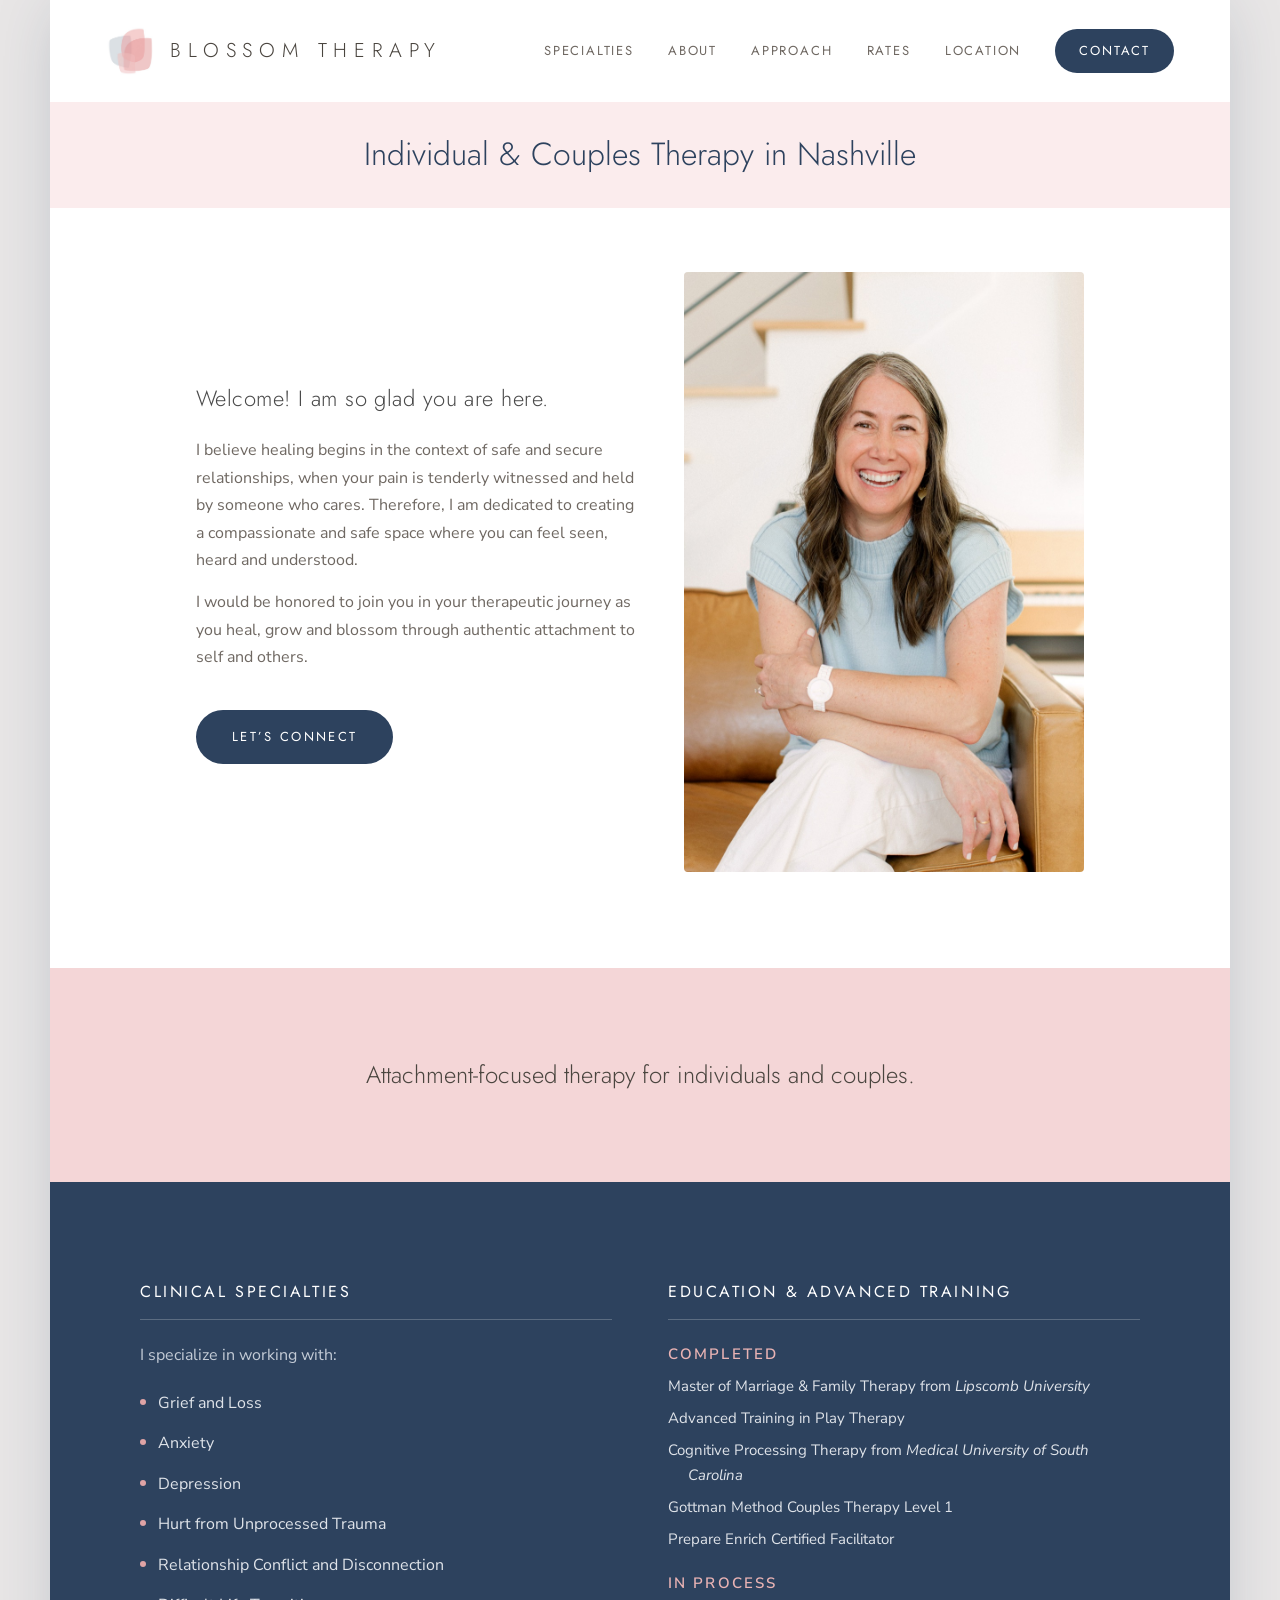
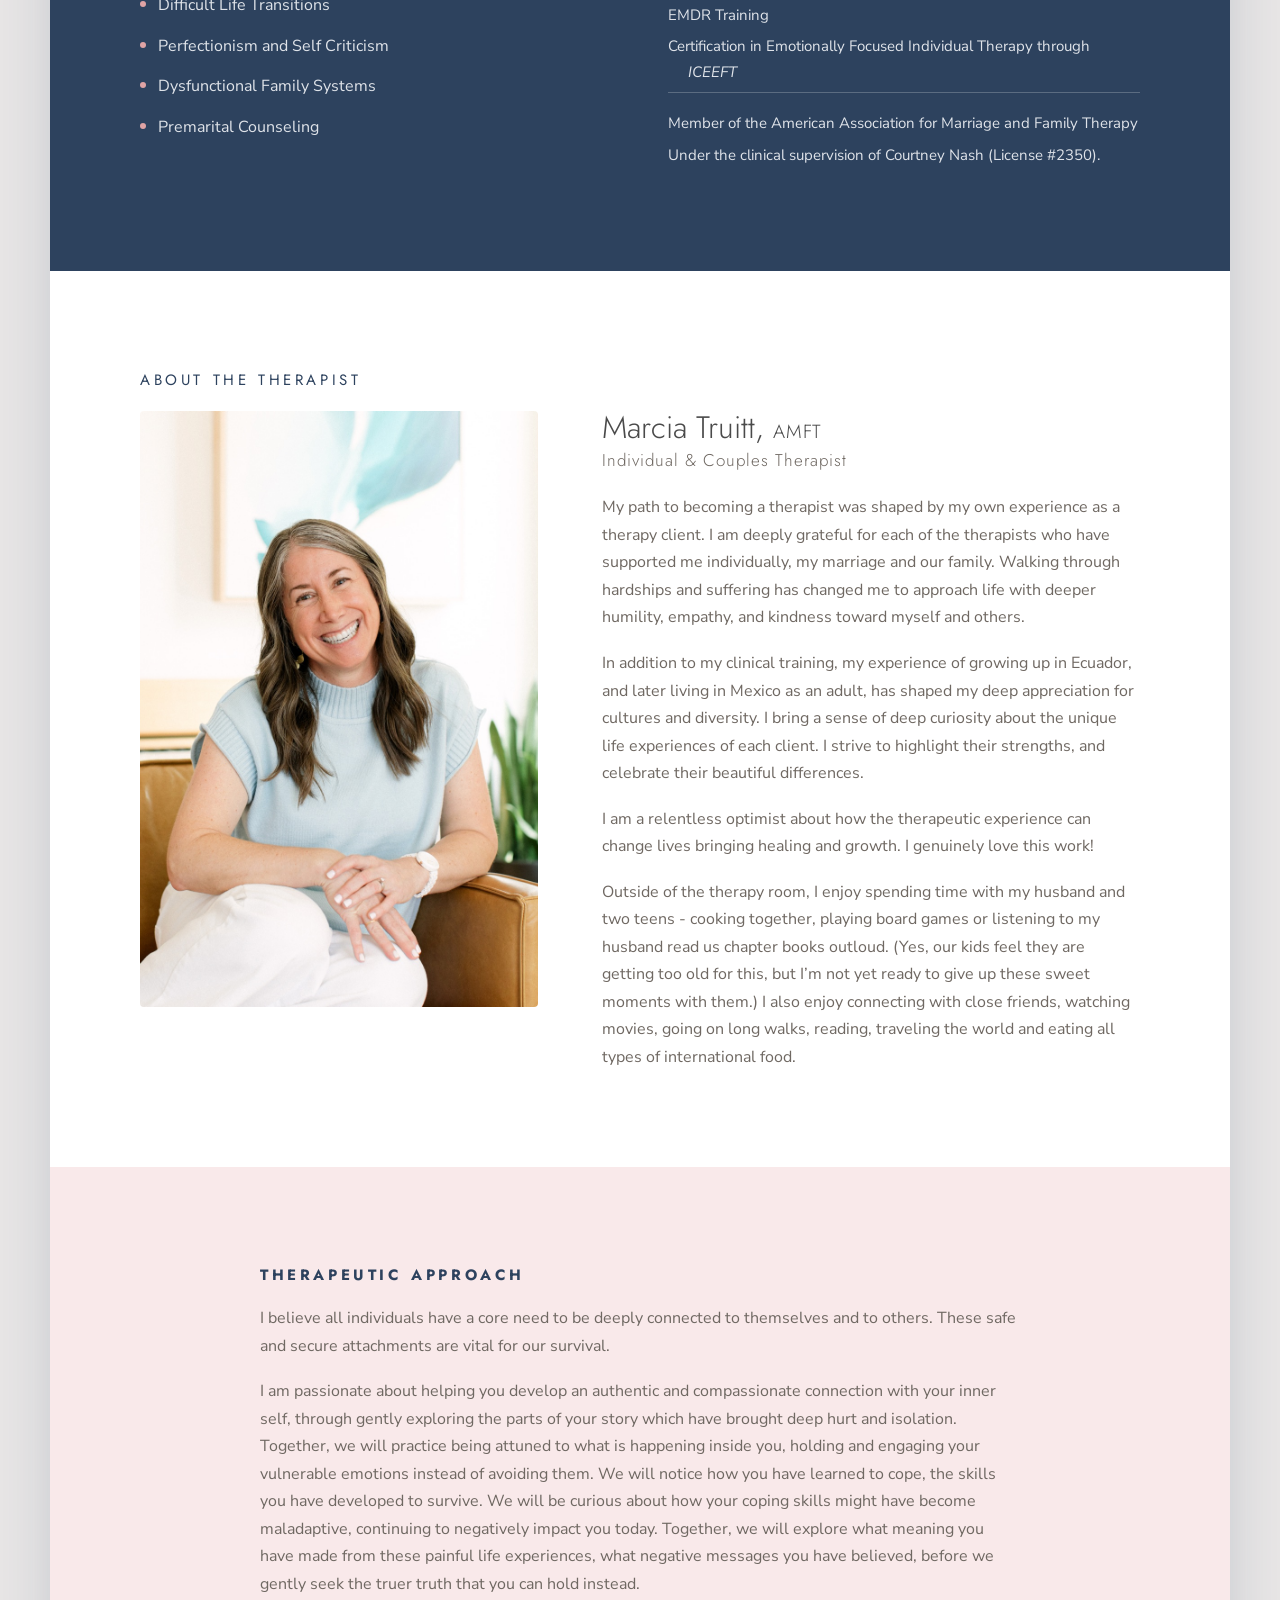
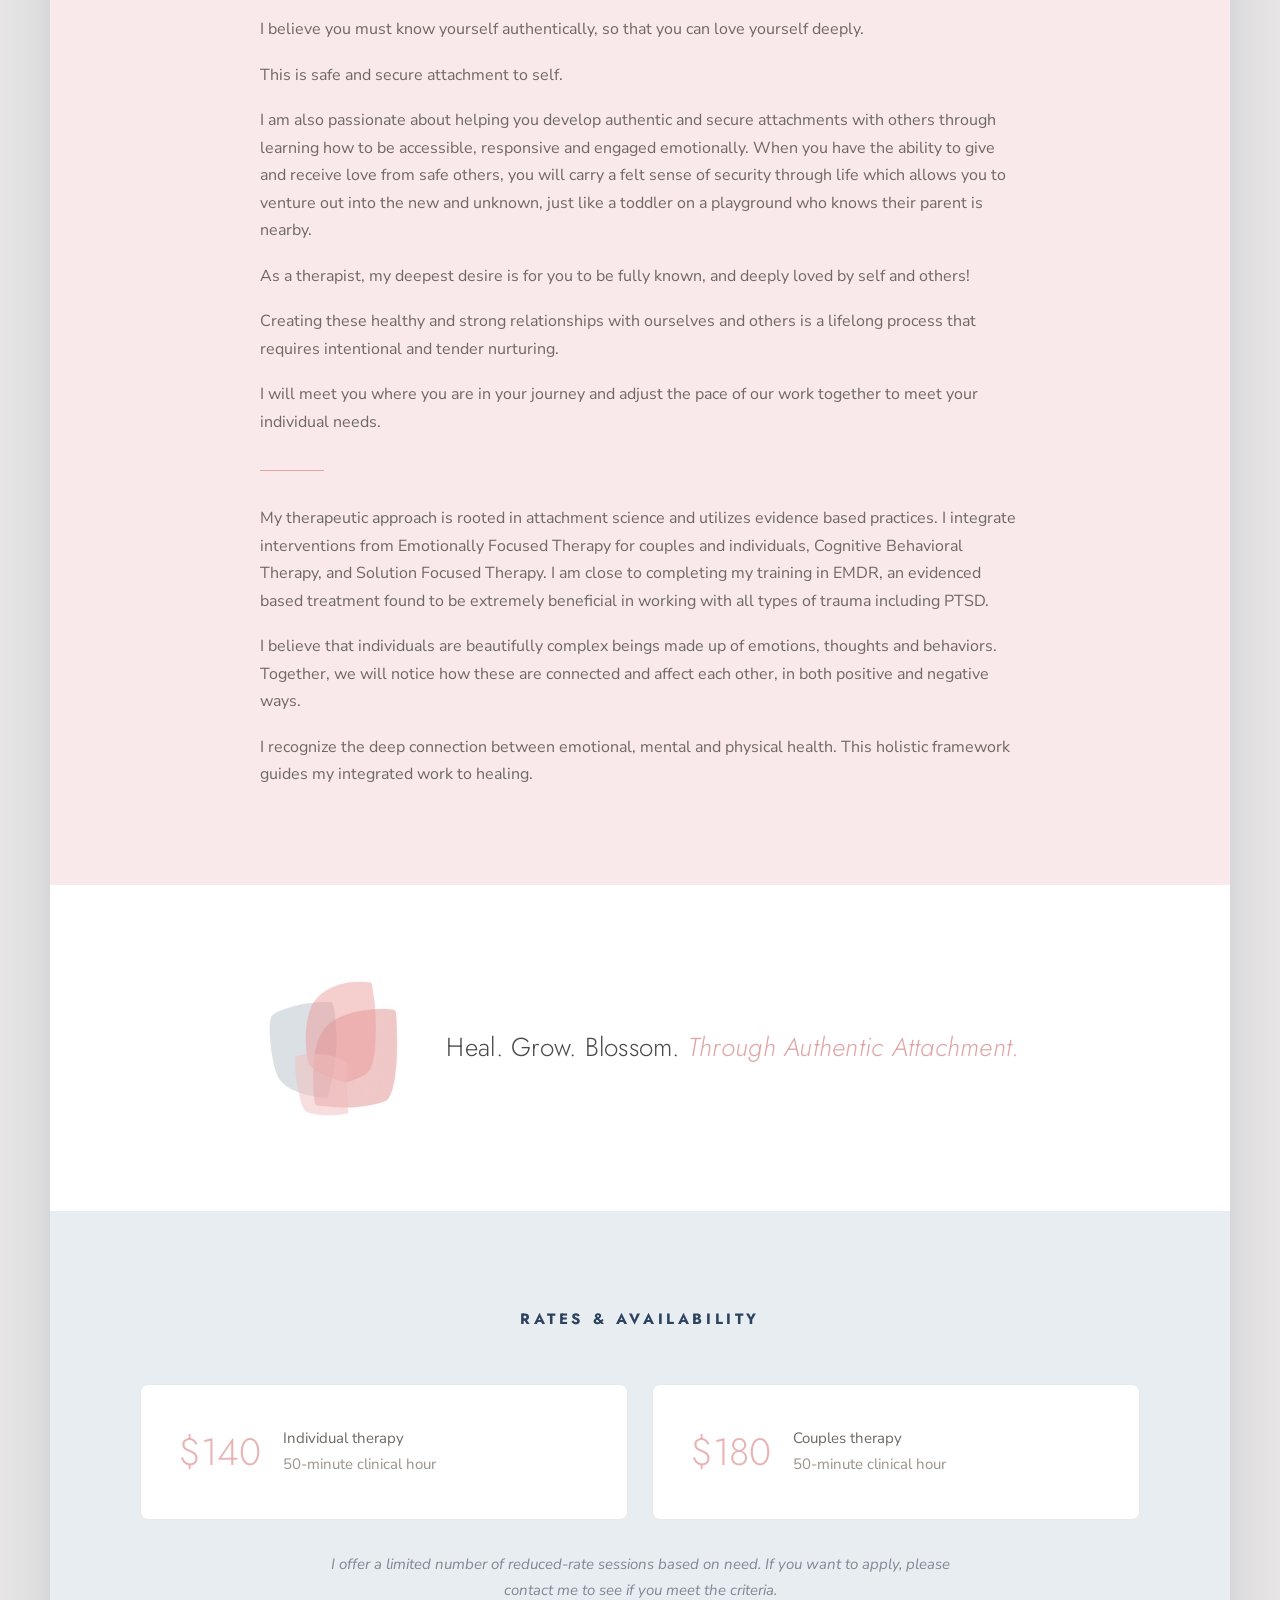
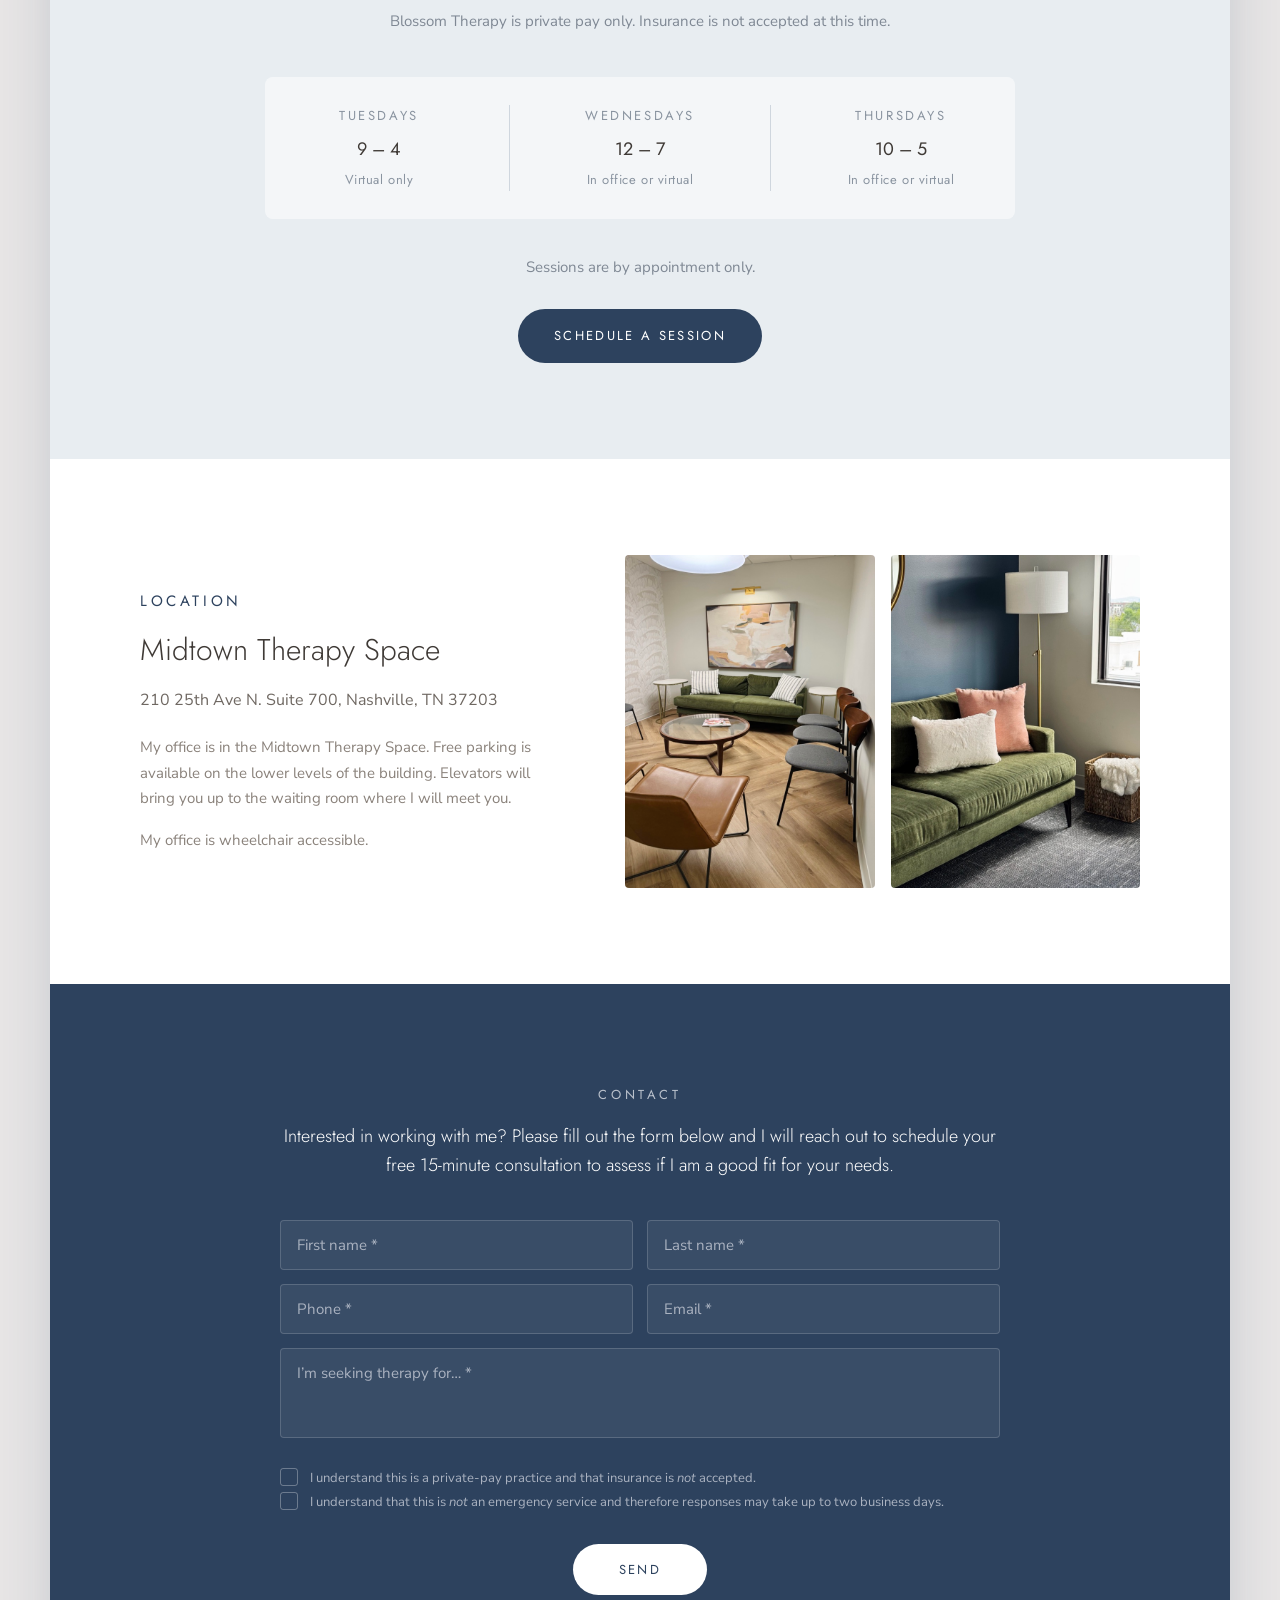
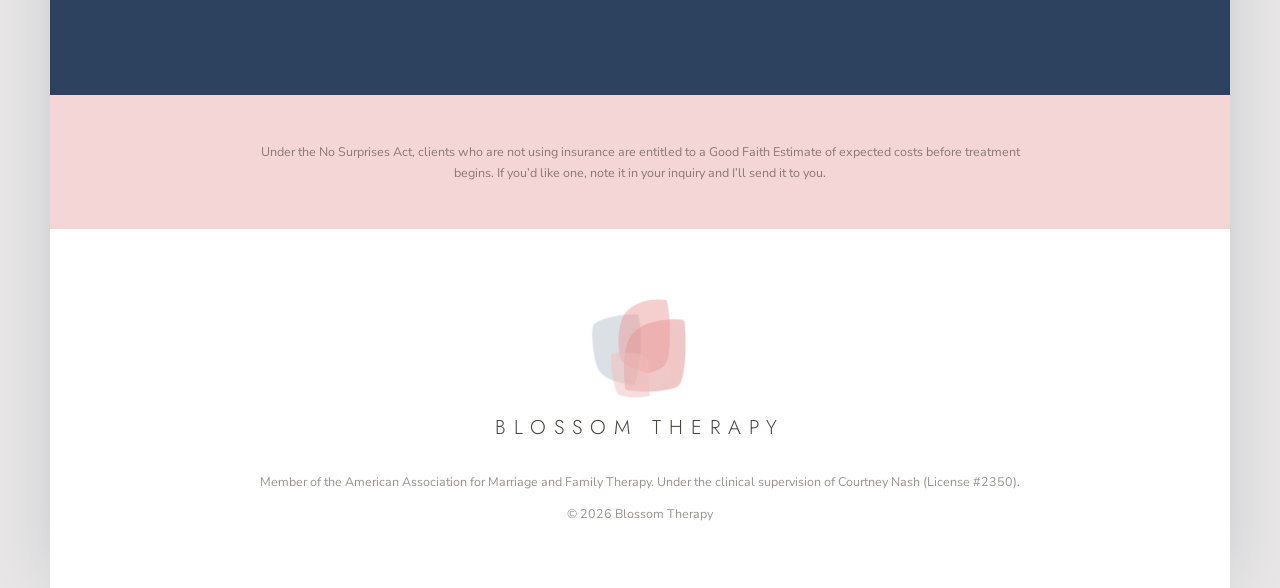
<file: index.html>
<!DOCTYPE html>
<html lang="en">
<head>
  <meta charset="UTF-8">
  <meta name="viewport" content="width=device-width, initial-scale=1.0">
  <title>Blossom Therapy | Individual &amp; Couples Therapy in Nashville</title>
  <meta name="description" content="Attachment-focused individual and couples therapy in Nashville with Marcia Truitt, AMFT. Heal, grow, and blossom through authentic attachment to self and others.">
  <link rel="canonical" href="https://healgrowblossomtherapy.com/">
  <meta property="og:type" content="website">
  <meta property="og:title" content="Blossom Therapy | Individual &amp; Couples Therapy in Nashville">
  <meta property="og:description" content="Attachment-focused individual and couples therapy in Nashville with Marcia Truitt, AMFT.">
  <meta property="og:url" content="https://healgrowblossomtherapy.com/">
  <meta property="og:site_name" content="Blossom Therapy">
  <meta property="og:image" content="https://healgrowblossomtherapy.com/images/og.jpg">
  <meta property="og:image:width" content="1200">
  <meta property="og:image:height" content="630">
  <meta property="og:image:alt" content="Blossom Therapy — Individual &amp; Couples Therapy in Nashville">
  <meta name="twitter:card" content="summary_large_image">
  <meta name="theme-color" content="#2d425e">
  <link rel="icon" href="images/favicon.png" type="image/png" sizes="192x192">
  <link rel="apple-touch-icon" href="images/apple-touch-icon.png">
  <link rel="preconnect" href="https://fonts.googleapis.com">
  <link rel="preconnect" href="https://fonts.gstatic.com" crossorigin>
  <link href="https://fonts.googleapis.com/css2?family=Jost:ital,wght@0,300;0,400;0,500;1,300;1,400&family=Nunito+Sans:ital,wght@0,300;0,400;0,600;0,700;1,400&display=swap" rel="stylesheet">
  <link rel="stylesheet" href="css/styles.css">
  <script type="application/ld+json">
  {
    "@context": "https://schema.org",
    "@type": ["LocalBusiness", "MedicalBusiness"],
    "name": "Blossom Therapy",
    "description": "Attachment-focused individual and couples therapy in Nashville with Marcia Truitt, AMFT.",
    "url": "https://healgrowblossomtherapy.com/",
    "image": "https://healgrowblossomtherapy.com/images/og.jpg",
    "logo": "https://healgrowblossomtherapy.com/images/logo.jpg",
    "priceRange": "$140-$180",
    "address": {
      "@type": "PostalAddress",
      "streetAddress": "210 25th Ave N. Suite 700",
      "addressLocality": "Nashville",
      "addressRegion": "TN",
      "postalCode": "37203",
      "addressCountry": "US"
    },
    "areaServed": {
      "@type": "City",
      "name": "Nashville"
    },
    "founder": {
      "@type": "Person",
      "name": "Marcia Truitt",
      "honorificSuffix": "AMFT",
      "jobTitle": "Individual & Couples Therapist"
    },
    "openingHoursSpecification": [
      { "@type": "OpeningHoursSpecification", "dayOfWeek": "Tuesday", "opens": "09:00", "closes": "16:00" },
      { "@type": "OpeningHoursSpecification", "dayOfWeek": "Wednesday", "opens": "12:00", "closes": "19:00" },
      { "@type": "OpeningHoursSpecification", "dayOfWeek": "Thursday", "opens": "10:00", "closes": "17:00" }
    ]
  }
  </script>
</head>
<body>
  <a class="skip-link" href="#main">Skip to content</a>

  <div class="page">

  <header class="site-header">
    <a class="brand" href="#top">
      <img src="images/logo.jpg" alt="" width="50" height="50">
      <span>BLOSSOM&nbsp;THERAPY</span>
    </a>
    <button class="nav-toggle" aria-expanded="false" aria-controls="site-nav">Menu</button>
    <nav class="site-nav" id="site-nav" aria-label="Site">
      <a href="#specialties">Specialties</a>
      <a href="#about">About</a>
      <a href="#approach">Approach</a>
      <a href="#rates">Rates</a>
      <a href="#location">Location</a>
      <a class="nav-cta" href="#contact">Contact</a>
    </nav>
  </header>

  <main id="main">

    <section class="headline-band" id="top">
      <h1>Individual &amp; Couples Therapy <span class="nb">in Nashville</span></h1>
    </section>

    <section class="hero">
      <div class="hero-layout">
        <div class="hero-copy">
          <p class="hero-lede">Welcome! I am so glad you are here.</p>
          <p>I believe healing begins in the context of safe and secure relationships, when your pain is tenderly witnessed and held by someone who cares. Therefore, I am dedicated to creating a compassionate and safe space where you can feel seen, heard and understood.</p>
          <p>I would be honored to join you in your therapeutic journey as you heal, grow and blossom through authentic attachment to self and others.</p>
          <a class="btn" href="#contact">Let&rsquo;s Connect</a>
        </div>
        <img class="hero-photo" src="images/hero-marcia.jpg" alt="Marcia Truitt" fetchpriority="high">
      </div>
    </section>

    <section class="philosophy" aria-label="Philosophy">
      <p>Attachment-focused therapy for individuals and couples.</p>
    </section>

    <section class="credentials" id="specialties">
      <div class="inner">
        <div class="cols">
          <div>
            <h2>Clinical Specialties</h2>
            <p class="lead">I specialize in working with:</p>
            <ul class="specialty-list">
              <li>Grief and Loss</li>
              <li>Anxiety</li>
              <li>Depression</li>
              <li>Hurt from Unprocessed Trauma</li>
              <li>Relationship Conflict and Disconnection</li>
              <li>Difficult Life Transitions</li>
              <li>Perfectionism and Self Criticism</li>
              <li>Dysfunctional Family Systems</li>
              <li>Premarital Counseling</li>
            </ul>
          </div>
          <div class="training">
            <h2>Education &amp; Advanced Training</h2>
            <p class="stage">Completed</p>
            <p>Master of Marriage &amp; Family Therapy from <em>Lipscomb University</em></p>
            <p>Advanced Training in Play Therapy</p>
            <p>Cognitive Processing Therapy from <em>Medical University of South Carolina</em></p>
            <p>Gottman Method Couples Therapy Level 1</p>
            <p>Prepare Enrich Certified Facilitator</p>
            <p class="stage in-process">In Process</p>
            <p>EMDR Training</p>
            <p>Certification in Emotionally Focused Individual Therapy through <em>ICEEFT</em></p>
            <p class="affiliation">Member of the American Association for Marriage and Family Therapy</p>
            <p class="supervision">Under the clinical supervision of Courtney Nash (License #2350).</p>
          </div>
        </div>
      </div>
    </section>

    <section class="about" id="about">
      <div class="inner">
        <div class="about-layout">
          <div class="about-media">
            <p class="eyebrow">About the therapist</p>
            <img src="images/marcia.jpg" alt="Marcia Truitt" loading="lazy">
          </div>
          <div class="about-body">
            <h2>Marcia Truitt, <span class="credential">AMFT</span></h2>
            <p class="role">Individual &amp; Couples Therapist</p>
            <p>My path to becoming a therapist was shaped by my own experience as a therapy client. I am deeply grateful for each of the therapists who have supported me individually, my marriage and our family. Walking through hardships and suffering has changed me to approach life with deeper humility, empathy, and kindness toward myself and others.</p>
            <p>In addition to my clinical training, my experience of growing up in Ecuador, and later living in Mexico as an adult, has shaped my deep appreciation for cultures and diversity. I bring a sense of deep curiosity about the unique life experiences of each client. I strive to highlight their strengths, and celebrate their beautiful differences.</p>
            <p>I am a relentless optimist about how the therapeutic experience can change lives bringing healing and growth. I genuinely love this work!</p>
            <p>Outside of the therapy room, I enjoy spending time with my husband and two teens - cooking together, playing board games or listening to my husband read us chapter books outloud. (Yes, our kids feel they are getting too old for this, but I&rsquo;m not yet ready to give up these sweet moments with them.) I also enjoy connecting with close friends, watching movies, going on long walks, reading, traveling the world and eating all types of international food.</p>
          </div>
        </div>
      </div>
    </section>

    <section class="approach" id="approach">
      <div class="inner">
        <div class="approach-copy">
          <h2 class="eyebrow">Therapeutic approach</h2>
          <p>I believe all individuals have a core need to be deeply connected to themselves and to others. These safe and secure attachments are vital for our survival.</p>
          <p>I am passionate about helping you develop an authentic and compassionate connection with your inner self, through gently exploring the parts of your story which have brought deep hurt and isolation. Together, we will practice being attuned to what is happening inside you, holding and engaging your vulnerable emotions instead of avoiding them. We will notice how you have learned to cope, the skills you have developed to survive. We will be curious about how your coping skills might have become maladaptive, continuing to negatively impact you today. Together, we will explore what meaning you have made from these painful life experiences, what negative messages you have believed, before we gently seek the truer truth that you can hold instead.</p>
          <p>I believe you must know yourself authentically, so that you can love yourself deeply.</p>
          <p>This is safe and secure attachment to self.</p>
          <p>I am also passionate about helping you develop authentic and secure attachments with others through learning how to be accessible, responsive and engaged emotionally. When you have the ability to give and receive love from safe others, you will carry a felt sense of security through life which allows you to venture out into the new and unknown, just like a toddler on a playground who knows their parent is nearby.</p>
          <p>As a therapist, my deepest desire is for you to be fully known, and deeply loved by self and others!</p>
          <p>Creating these healthy and strong relationships with ourselves and others is a lifelong process that requires intentional and tender nurturing.</p>
          <p>I will meet you where you are in your journey and adjust the pace of our work together to meet your individual needs.</p>
          <hr class="divider">
          <p>My therapeutic approach is rooted in attachment science and utilizes evidence based practices. I integrate interventions from Emotionally Focused Therapy for couples and individuals, Cognitive Behavioral Therapy, and Solution Focused Therapy. I am close to completing my training in EMDR, an evidenced based treatment found to be extremely beneficial in working with all types of trauma including PTSD.</p>
          <p>I believe that individuals are beautifully complex beings made up of emotions, thoughts and behaviors. Together, we will notice how these are connected and affect each other, in both positive and negative ways.</p>
          <p>I recognize the deep connection between emotional, mental and physical health. This holistic framework guides my integrated work to healing.</p>
        </div>
      </div>
    </section>

    <section class="tagline-band" aria-label="Tagline">
      <div class="inner">
        <img src="images/logo.jpg" alt="" width="150" height="150" loading="lazy">
        <p>Heal. Grow. Blossom. <em>Through Authentic Attachment.</em></p>
      </div>
    </section>

    <section class="rates" id="rates">
      <div class="inner">
        <h2 class="eyebrow">Rates &amp; availability</h2>
        <div class="rate-cards">
          <div class="rate-card">
            <div class="price">$140</div>
            <div class="desc">Individual therapy<br><span>50-minute clinical hour</span></div>
          </div>
          <div class="rate-card">
            <div class="price">$180</div>
            <div class="desc">Couples therapy<br><span>50-minute clinical hour</span></div>
          </div>
        </div>
        <p class="note reduced">I offer a limited number of reduced-rate sessions based on need. If you want to apply, please contact me to see if you meet the criteria.</p>
        <p class="note private-pay">Blossom Therapy is private pay only. Insurance is not accepted at this time.</p>
        <div class="hours">
          <div class="day">
            <div class="day-name">Tuesdays</div>
            <div class="day-time">9 &ndash; 4</div>
            <div class="day-note">Virtual only</div>
          </div>
          <div class="rule" role="presentation"></div>
          <div class="day">
            <div class="day-name">Wednesdays</div>
            <div class="day-time">12 &ndash; 7</div>
            <div class="day-note">In office or virtual</div>
          </div>
          <div class="rule" role="presentation"></div>
          <div class="day">
            <div class="day-name">Thursdays</div>
            <div class="day-time">10 &ndash; 5</div>
            <div class="day-note">In office or virtual</div>
          </div>
        </div>
        <p class="appointment">Sessions are by appointment only.</p>
        <div class="cta">
          <a class="btn" href="#contact">Schedule a session</a>
        </div>
      </div>
    </section>

    <section class="location" id="location">
      <div class="inner">
        <div class="location-layout">
          <div>
            <p class="eyebrow">Location</p>
            <h2>Midtown Therapy Space</h2>
            <p class="address">210 25th Ave N. Suite 700, Nashville, TN 37203</p>
            <p class="detail">My office is in the Midtown Therapy Space. Free parking is available on the lower levels of the building. Elevators will bring you up to the waiting room where I will meet you.</p>
            <p class="detail">My office is wheelchair accessible.</p>
          </div>
          <div class="photos">
            <img src="images/office1.jpg" alt="Waiting room" loading="lazy">
            <img src="images/office2.jpg" alt="Therapy office" loading="lazy">
          </div>
        </div>
      </div>
    </section>

    <section class="contact" id="contact">
      <div class="inner">
        <p class="eyebrow">Contact</p>
        <h2>Interested in working with me? Please fill out the form below and I will reach out to schedule your free 15-minute consultation to assess if I am a good fit for your needs.</h2>
        <form name="contact" method="POST" action="/thanks.html" data-netlify="true" netlify-honeypot="bot-field">
          <input type="hidden" name="form-name" value="contact">
          <p class="sr-only" aria-hidden="true">
            <label>Don&rsquo;t fill this out if you&rsquo;re human: <input name="bot-field"></label>
          </p>
          <div class="field-row">
            <div>
              <label class="sr-only" for="first-name">First name</label>
              <input type="text" id="first-name" name="first-name" placeholder="First name *" autocomplete="given-name" required>
            </div>
            <div>
              <label class="sr-only" for="last-name">Last name</label>
              <input type="text" id="last-name" name="last-name" placeholder="Last name *" autocomplete="family-name" required>
            </div>
          </div>
          <div class="field-row">
            <div>
              <label class="sr-only" for="phone">Phone</label>
              <input type="tel" id="phone" name="phone" placeholder="Phone *" autocomplete="tel" required>
            </div>
            <div>
              <label class="sr-only" for="email">Email</label>
              <input type="email" id="email" name="email" placeholder="Email *" autocomplete="email" required>
            </div>
          </div>
          <div>
            <label class="sr-only" for="message">I&rsquo;m seeking therapy for&hellip;</label>
            <textarea id="message" name="message" placeholder="I&rsquo;m seeking therapy for&hellip; *" rows="3" required></textarea>
          </div>
          <label class="consent">
            <input type="checkbox" name="private-pay-acknowledged" value="yes" required>
            <span>I understand this is a private-pay practice and that insurance is <em>not</em> accepted.</span>
          </label>
          <label class="consent">
            <input type="checkbox" name="response-time-acknowledged" value="yes" required>
            <span>I understand that this is <em>not</em> an emergency service and therefore responses may take up to two business days.</span>
          </label>
          <button class="submit" type="submit">Send</button>
        </form>
      </div>
    </section>

    <section class="gfe" aria-label="Good Faith Estimate">
      <p>Under the No Surprises Act, clients who are not using insurance are entitled to a Good Faith Estimate of expected costs before treatment begins. If you&rsquo;d like one, note it in your inquiry and I&rsquo;ll send it to you.</p>
    </section>

  </main>

  <footer class="site-footer">
    <img src="images/logo.jpg" alt="" width="110" height="110" loading="lazy">
    <div class="wordmark">BLOSSOM&nbsp;THERAPY</div>
    <p class="legal">Member of the American Association for Marriage and Family Therapy. Under the clinical supervision of Courtney Nash (License #2350).</p>
    <p class="copyright">&copy; 2026 Blossom Therapy</p>
  </footer>

  </div>

  <script>
    (function () {
      var toggle = document.querySelector('.nav-toggle');
      toggle.addEventListener('click', function () {
        var open = document.body.classList.toggle('nav-open');
        toggle.setAttribute('aria-expanded', open ? 'true' : 'false');
      });
      document.querySelectorAll('.site-nav a').forEach(function (link) {
        link.addEventListener('click', function () {
          document.body.classList.remove('nav-open');
          toggle.setAttribute('aria-expanded', 'false');
        });
      });
    })();
  </script>
</body>
</html>
</file>
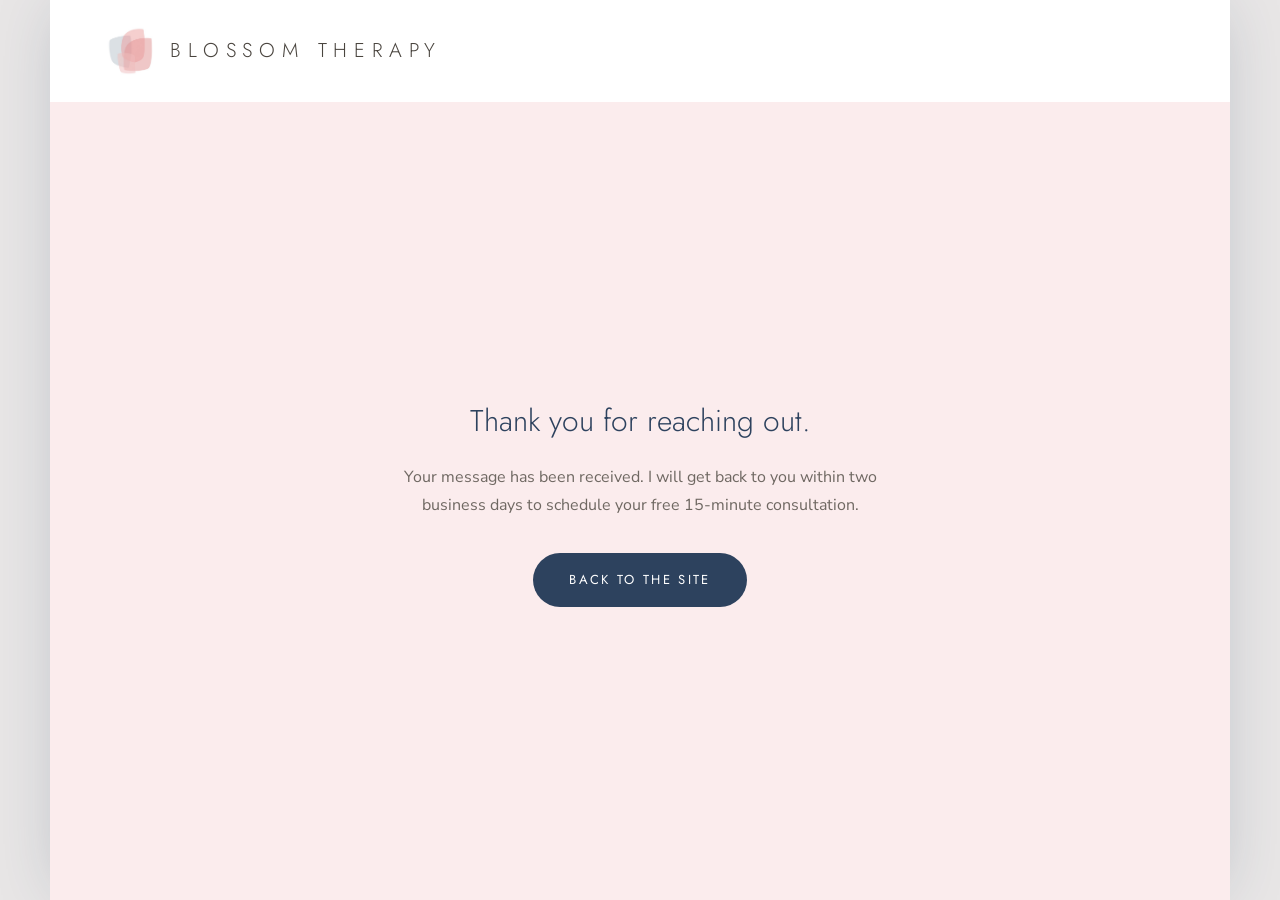
<file: thanks.html>
<!DOCTYPE html>
<html lang="en">
<head>
  <meta charset="UTF-8">
  <meta name="viewport" content="width=device-width, initial-scale=1.0">
  <title>Thank you — Blossom Therapy</title>
  <meta name="robots" content="noindex">
  <link rel="icon" href="images/favicon.png" type="image/png" sizes="192x192">
  <link rel="apple-touch-icon" href="images/apple-touch-icon.png">
  <link rel="preconnect" href="https://fonts.googleapis.com">
  <link rel="preconnect" href="https://fonts.gstatic.com" crossorigin>
  <link href="https://fonts.googleapis.com/css2?family=Jost:ital,wght@0,300;0,400&family=Nunito+Sans:wght@0,300;0,400&display=swap" rel="stylesheet">
  <link rel="stylesheet" href="css/styles.css">
  <style>
    .thanks-page {
      min-height: 100vh;
      min-height: 100svh;
      display: flex;
      flex-direction: column;
    }
    .thanks-main {
      flex: 1;
      display: flex;
      align-items: center;
      justify-content: center;
      padding: 64px 24px;
      background: #fbeced;
      text-align: center;
    }
    .thanks-main h1 {
      font-family: 'Jost', sans-serif;
      font-weight: 300;
      font-size: 30px;
      color: #2d425e;
      margin: 0 0 18px;
    }
    .thanks-main p {
      max-width: 520px;
      margin: 0 auto 34px;
      color: #6f6862;
    }
  </style>
</head>
<body>
  <div class="page thanks-page">
  <header class="site-header">
    <a class="brand" href="/">
      <img src="images/logo.jpg" alt="" width="50" height="50">
      <span>BLOSSOM&nbsp;THERAPY</span>
    </a>
  </header>
  <main class="thanks-main">
    <div>
      <h1>Thank you for reaching out.</h1>
      <p>Your message has been received. I will get back to you within two business days to schedule your free 15-minute consultation.</p>
      <a class="btn" href="/">Back to the site</a>
    </div>
  </main>
  </div>
</body>
</html>
</file>
<file: css/styles.css>
/* ==========================================================================
   Blossom Therapy — healgrowblossomtherapy.com
   Built from Claude Design "Blossom Therapy Website.dc.html" — Version 4 (consolidated)
   ========================================================================== */

:root {
  --navy: #2d425e;
  --navy-hover: #3a5273;
  --pink-frame: #f9e9ea;
  --pink-band: #fbeced;
  --pink-deep: #f4d6d7;
  --blue-light: #e8edf1;
  --ink: #6f6862;
  --ink-dark: #4a4a4a;
  --ink-warm: #4a453f;
  --ink-deep: #3f3a36;
  --muted: #9a938c;
  --muted-warm: #8a827b;
  --blue-muted: #7f8894;
  --blue-gray: #8a94a0;
  --rose: #e9b3b4;
  --rose-dot: #dfa3a5;
  --rose-line: #e0a4a5;
  --rose-focus: #e5a9ab;
  --font-head: 'Jost', sans-serif;
  --font-body: 'Nunito Sans', sans-serif;
}

* { box-sizing: border-box; }

html {
  scroll-behavior: smooth;
}

@media (prefers-reduced-motion: reduce) {
  html { scroll-behavior: auto; }
  *, *::before, *::after { transition: none !important; }
}

body {
  margin: 0;
  background: #e8e6e6;
  color: var(--ink);
  font-family: var(--font-body);
  font-size: 16px;
  line-height: 1.72;
  -webkit-font-smoothing: antialiased;
}

/* Constrained sheet on the gray canvas, echoing the design file's framing */
.page {
  max-width: 1180px;
  margin: 0 auto;
  background: #ffffff;
  box-shadow: 0 0 60px -12px rgba(45, 66, 94, 0.25);
}

img { max-width: 100%; }

section { scroll-margin-top: 24px; }

.inner {
  max-width: 1000px;
  margin: 0 auto;
}

.eyebrow {
  font-family: var(--font-head);
  font-size: 15px;
  letter-spacing: 0.24em;
  text-transform: uppercase;
  color: var(--navy);
  margin: 0 0 16px;
}

.btn {
  display: inline-block;
  font-family: var(--font-head);
  font-size: 13px;
  letter-spacing: 0.18em;
  text-transform: uppercase;
  color: #fff;
  background: var(--navy);
  padding: 16px 36px;
  border-radius: 40px;
  border: 0;
  text-decoration: none;
  cursor: pointer;
  transition: background-color 0.2s ease;
}

.btn:hover { background: var(--navy-hover); }

a:focus-visible,
button:focus-visible,
input:focus-visible,
textarea:focus-visible {
  outline: 2px solid var(--rose-focus);
  outline-offset: 2px;
}

.sr-only {
  position: absolute;
  width: 1px;
  height: 1px;
  padding: 0;
  margin: -1px;
  overflow: hidden;
  clip: rect(0 0 0 0);
  white-space: nowrap;
  border: 0;
}

.skip-link {
  position: absolute;
  left: -9999px;
  top: 0;
  background: var(--navy);
  color: #fff;
  padding: 10px 18px;
  z-index: 100;
}

.skip-link:focus { left: 0; }

/* --------------------------------------------------------------------------
   Header / nav
   -------------------------------------------------------------------------- */

.site-header {
  display: flex;
  align-items: center;
  justify-content: space-between;
  gap: 24px;
  padding: 26px 56px;
  background: #ffffff;
  position: relative;
}

.brand {
  display: flex;
  align-items: center;
  gap: 14px;
  text-decoration: none;
}

.brand img {
  height: 50px;
  width: auto;
  display: block;
}

.brand span {
  font-family: var(--font-head);
  font-weight: 300;
  font-size: 20px;
  letter-spacing: 0.34em;
  color: var(--ink-warm);
  white-space: nowrap;
}

.site-nav {
  display: flex;
  align-items: center;
  gap: 34px;
  font-family: var(--font-head);
  font-size: 13px;
  letter-spacing: 0.14em;
  text-transform: uppercase;
}

.site-nav a {
  color: var(--ink);
  text-decoration: none;
}

.site-nav a:hover { color: var(--navy); }

.site-nav .nav-cta {
  background: var(--navy);
  color: #fff;
  padding: 11px 24px;
  border-radius: 40px;
  transition: background-color 0.2s ease;
}

.site-nav .nav-cta:hover {
  background: var(--navy-hover);
  color: #fff;
}

.nav-toggle {
  display: none;
  background: none;
  border: 1px solid #e3dcd8;
  border-radius: 6px;
  padding: 9px 14px;
  font-family: var(--font-head);
  font-size: 13px;
  letter-spacing: 0.14em;
  text-transform: uppercase;
  color: var(--ink);
  cursor: pointer;
}

@media (max-width: 960px) {
  .site-header { padding: 20px 24px; flex-wrap: wrap; }

  .brand img { height: 42px; }

  .brand span { font-size: 16px; letter-spacing: 0.28em; }

  .nav-toggle { display: block; }

  .site-nav {
    display: none;
    flex-basis: 100%;
    flex-direction: column;
    align-items: stretch;
    gap: 0;
    padding: 8px 2px 14px;
  }

  .nav-open .site-nav { display: flex; }

  .site-nav a {
    padding: 12px 0;
    width: 100%;
    text-align: center;
    border-bottom: 1px solid #f3edeb;
  }

  /* Location (last plain item): no divider hanging past the pill below it */
  .site-nav a:nth-last-of-type(2) { border-bottom: 0; }

  .site-nav .nav-cta {
    width: 100%;
    padding: 16px 24px;
    border-radius: 40px;
    border-bottom: 0;
  }
}

/* --------------------------------------------------------------------------
   Headline band + hero
   -------------------------------------------------------------------------- */

.headline-band {
  padding: 34px 56px;
  background: var(--pink-band);
}

.headline-band h1 {
  font-family: var(--font-head);
  font-weight: 300;
  font-size: 32px;
  line-height: 1.18;
  color: var(--navy);
  margin: 0;
  text-align: center;
}

/* Keep "in Nashville" together if the headline ever wraps */
.headline-band h1 .nb { white-space: nowrap; }

.hero {
  padding: 64px 56px 96px;
  background: #ffffff;
}

.hero .hero-layout {
  display: flex;
  justify-content: center;
  align-items: center;
  gap: 48px;
  max-width: 1050px;
  margin: 0 auto;
}

.hero .hero-copy { max-width: 440px; }

.hero .hero-lede {
  margin: 0 0 20px;
  font-family: var(--font-head);
  font-weight: 300;
  font-size: 22px;
  letter-spacing: 0.02em;
  color: var(--ink-dark);
}

.hero p { margin: 0 0 14px; }

.hero .btn { margin-top: 24px; }

.hero .hero-photo {
  flex: 0 0 auto;
  width: 400px;
  max-width: 100%;
  aspect-ratio: 2 / 3;
  object-fit: cover;
  object-position: center 20%;
  border-radius: 4px;
  display: block;
}

/* --------------------------------------------------------------------------
   Philosophy band
   -------------------------------------------------------------------------- */

.philosophy {
  padding: 88px 56px;
  text-align: center;
  background: var(--pink-deep);
}

.philosophy p {
  max-width: 720px;
  margin: 0 auto;
  font-family: var(--font-head);
  font-weight: 300;
  font-size: 24px;
  line-height: 1.58;
  color: var(--ink-warm);
}

/* --------------------------------------------------------------------------
   Specialties & education (navy)
   -------------------------------------------------------------------------- */

.credentials {
  padding: 96px 56px;
  background: var(--navy);
  color: #dfe3e9;
}

.credentials .cols {
  display: grid;
  grid-template-columns: 1fr 1fr;
  gap: 56px;
}

.credentials h2 {
  font-family: var(--font-head);
  font-weight: 400;
  font-size: 16px;
  letter-spacing: 0.16em;
  text-transform: uppercase;
  color: #ffffff;
  margin: 0 0 22px;
  padding-bottom: 14px;
  border-bottom: 1px solid rgba(255, 255, 255, 0.22);
}

.credentials .lead {
  margin: 0 0 20px;
  color: #c3cbd6;
}

.specialty-list {
  list-style: none;
  margin: 0;
  padding: 0;
  display: flex;
  flex-direction: column;
  gap: 13px;
}

.specialty-list li {
  display: flex;
  align-items: flex-start;
  gap: 12px;
}

.specialty-list li::before {
  content: "";
  width: 6px;
  height: 6px;
  border-radius: 50%;
  background: var(--rose-dot);
  flex: 0 0 auto;
  margin-top: 9px;
}

.credentials .stage {
  margin: 0 0 12px;
  font-size: 13px;
  font-weight: 600;
  letter-spacing: 0.14em;
  text-transform: uppercase;
  color: var(--rose);
}

.credentials .stage + p { margin-top: 0; }

.credentials .training p,
.credentials .training-item {
  margin: 0 0 6px;
  font-size: 15px;
  /* Hanging indent: wrapped lines indent to read as continuations */
  padding-left: 20px;
  text-indent: -20px;
}

.credentials .stage.in-process { margin-top: 18px; }

.credentials .affiliation {
  margin: 22px 0 6px;
  padding-top: 18px;
  border-top: 1px solid rgba(255, 255, 255, 0.22);
}

.credentials .supervision { margin: 0; }

/* --------------------------------------------------------------------------
   About
   -------------------------------------------------------------------------- */

.about {
  padding: 96px 56px;
  background: #ffffff;
}

.about .about-layout {
  display: grid;
  grid-template-columns: 0.85fr 1.15fr;
  gap: 64px;
  align-items: start;
}

.about .about-media .eyebrow {
  line-height: 26px;
  margin-bottom: 18px;
}

.about .about-media img {
  width: 100%;
  aspect-ratio: 2 / 3;
  object-fit: cover;
  object-position: center 20%;
  border-radius: 4px;
  display: block;
}

/* 44px = eyebrow line (26px) + its 18px margin, so the h2 tops out level
   with the photo across the gutter */
.about .about-body { padding-top: 44px; }

.about h2 {
  font-family: var(--font-head);
  font-weight: 300;
  font-size: 31px;
  line-height: 1.1;
  color: var(--ink-dark);
  margin: 0;
}

.about h2 .credential {
  font-size: 19px;
  letter-spacing: 0.06em;
}

.about .role {
  margin: 4px 0 0;
  font-family: var(--font-head);
  font-size: 17px;
  font-weight: 300;
  letter-spacing: 0.06em;
  line-height: 1.4;
  color: var(--ink);
}

.about .about-body p:not(.role) { margin: 18px 0 0; }

.about .about-body p:nth-of-type(2) { margin-top: 22px; }

/* --------------------------------------------------------------------------
   Approach
   -------------------------------------------------------------------------- */

.approach {
  padding: 96px 56px;
  background: var(--pink-frame);
}

.approach .approach-copy {
  max-width: 760px;
  margin: 0 auto;
}

.approach p { margin: 0 0 18px; }

.approach p:last-child { margin-bottom: 0; }

.approach .divider {
  width: 64px;
  height: 1px;
  background: var(--rose-line);
  border: 0;
  margin: 34px 0;
}

/* --------------------------------------------------------------------------
   Tagline band
   -------------------------------------------------------------------------- */

.tagline-band {
  padding: 88px 56px;
  background: #ffffff;
}

.tagline-band .inner {
  display: flex;
  align-items: center;
  justify-content: center;
  gap: 36px;
}

.tagline-band img {
  width: 150px;
  height: auto;
  display: block;
  flex: 0 0 auto;
}

.tagline-band p {
  font-family: var(--font-head);
  font-weight: 300;
  font-size: 26px;
  letter-spacing: 0.01em;
  color: var(--ink-dark);
  margin: 0;
}

.tagline-band p em {
  font-style: italic;
  color: var(--rose-line);
  /* If the tagline wraps, break cleanly after "Blossom." */
  white-space: nowrap;
}

/* --------------------------------------------------------------------------
   Rates & availability
   -------------------------------------------------------------------------- */

.rates {
  padding: 96px 56px;
  background: var(--blue-light);
}

.rates .eyebrow {
  text-align: center;
  margin-bottom: 52px;
}

.rate-cards {
  display: grid;
  grid-template-columns: 1fr 1fr;
  gap: 24px;
  margin-bottom: 32px;
}

.rate-card {
  display: flex;
  align-items: center;
  gap: 22px;
  background: #ffffff;
  border: 1px solid #e3e9ef;
  border-radius: 8px;
  padding: 34px 38px;
}

.rate-card .price {
  font-family: var(--font-head);
  font-weight: 300;
  font-size: 38px;
  color: var(--rose);
}

.rate-card .desc { font-size: 15px; }

.rate-card .desc span { color: var(--muted); }

.rates .note {
  text-align: center;
  font-size: 15px;
  color: var(--blue-muted);
  margin: 0 auto 6px;
  max-width: 640px;
}

.rates .note.reduced { font-style: italic; }

.rates .note.private-pay { margin-bottom: 42px; }

.hours {
  display: flex;
  justify-content: center;
  gap: 56px;
  flex-wrap: wrap;
  font-family: var(--font-head);
  background: rgba(255, 255, 255, 0.55);
  border-radius: 8px;
  padding: 28px 40px;
  width: fit-content;
  margin: 0 auto;
}

.hours .day {
  text-align: center;
  width: 148px;
}

.hours .day-name {
  font-size: 13px;
  letter-spacing: 0.2em;
  text-transform: uppercase;
  color: var(--blue-gray);
}

.hours .day-time {
  font-size: 18px;
  color: var(--ink-deep);
  margin-top: 6px;
}

.hours .day-note {
  font-size: 13px;
  color: var(--blue-gray);
  margin-top: 4px;
  letter-spacing: 0.04em;
}

.hours .rule {
  width: 1px;
  background: #cfd6de;
}

.rates .appointment {
  text-align: center;
  font-size: 15px;
  color: var(--blue-muted);
  margin: 36px auto 0;
}

.rates .cta {
  text-align: center;
  margin-top: 28px;
}

/* --------------------------------------------------------------------------
   Location
   -------------------------------------------------------------------------- */

.location {
  padding: 96px 56px;
  background: #ffffff;
}

.location .location-layout {
  display: grid;
  grid-template-columns: 0.9fr 1.1fr;
  gap: 64px;
  align-items: center;
}

.location h2 {
  font-family: var(--font-head);
  font-weight: 300;
  font-size: 30px;
  color: var(--ink-deep);
  margin: 0 0 18px;
  line-height: 1.3;
}

.location .address { margin: 0 0 20px; }

.location .detail {
  margin: 0 0 16px;
  font-size: 15px;
  color: var(--muted-warm);
}

.location .detail:last-child { margin-bottom: 0; }

.location .photos {
  display: grid;
  grid-template-columns: 1fr 1fr;
  gap: 16px;
}

.location .photos img {
  width: 100%;
  aspect-ratio: 3 / 4;
  object-fit: cover;
  border-radius: 4px;
  display: block;
}

/* --------------------------------------------------------------------------
   Contact (navy)
   -------------------------------------------------------------------------- */

.contact {
  padding: 100px 56px;
  background: var(--navy);
  color: #dfe3e9;
}

.contact .inner { max-width: 720px; }

.contact .eyebrow {
  text-align: center;
  font-size: 13px;
  letter-spacing: 0.28em;
  color: #b9c0cb;
}

.contact h2 {
  font-family: var(--font-head);
  font-weight: 300;
  font-size: 18px;
  line-height: 1.6;
  color: #fff;
  margin: 0 auto 40px;
  text-align: center;
}

.contact form {
  display: flex;
  flex-direction: column;
  gap: 14px;
}

.contact .field-row {
  display: grid;
  grid-template-columns: 1fr 1fr;
  gap: 14px;
}

.contact input[type="text"],
.contact input[type="tel"],
.contact input[type="email"],
.contact textarea {
  background: rgba(255, 255, 255, 0.06);
  border: 1px solid rgba(255, 255, 255, 0.16);
  border-radius: 4px;
  padding: 14px 16px;
  color: #fff;
  font-family: var(--font-body);
  font-size: 15px;
  outline: none;
  width: 100%;
}

.contact ::placeholder {
  color: #aab2c0;
  opacity: 1;
}

.contact input:focus,
.contact textarea:focus {
  border-color: var(--rose-focus);
  box-shadow: 0 0 0 2px rgba(229, 169, 171, 0.55);
  outline: none;
}

.contact textarea { resize: none; }

.contact .consent {
  display: flex;
  gap: 12px;
  align-items: flex-start;
  font-size: 13px;
  color: #aab2c0;
}

.contact .consent:first-of-type { margin-top: 6px; }

/* Tuck the second consent line up under the first (offsets the form's 14px gap) */
.contact .consent:last-of-type { margin-top: -12px; }

.contact .consent input[type="checkbox"] {
  appearance: none;
  -webkit-appearance: none;
  width: 18px;
  height: 18px;
  border: 1px solid rgba(255, 255, 255, 0.3);
  border-radius: 3px;
  background: transparent;
  flex: 0 0 auto;
  margin: 1px 0 0;
  cursor: pointer;
}

.contact .consent input[type="checkbox"]:checked {
  background-color: var(--rose);
  border-color: var(--rose);
  background-image: url("data:image/svg+xml,%3Csvg xmlns='http://www.w3.org/2000/svg' viewBox='0 0 16 16'%3E%3Cpath fill='none' stroke='%232d425e' stroke-width='2.4' stroke-linecap='round' stroke-linejoin='round' d='M3.5 8.5l3 3 6-7'/%3E%3C/svg%3E");
  background-size: 12px;
  background-position: center;
  background-repeat: no-repeat;
}

.contact .submit {
  align-self: center;
  margin-top: 16px;
  font-family: var(--font-head);
  font-size: 13px;
  letter-spacing: 0.18em;
  text-transform: uppercase;
  color: var(--navy);
  background: #fff;
  padding: 16px 46px;
  border-radius: 40px;
  border: 0;
  cursor: pointer;
  transition: background-color 0.2s ease;
}

.contact .submit:hover { background: var(--pink-band); }

/* --------------------------------------------------------------------------
   GFE + footer
   -------------------------------------------------------------------------- */

.gfe {
  padding: 46px 56px;
  background: var(--pink-deep);
  text-align: center;
}

.gfe p {
  max-width: 760px;
  margin: 0 auto;
  font-size: 12.5px;
  line-height: 1.7;
  color: #8a7a72;
}

.site-footer {
  padding: 64px 56px;
  text-align: center;
  background: #ffffff;
}

.site-footer img {
  width: 110px;
  height: auto;
  display: block;
  margin: 0 auto 8px;
}

.site-footer .wordmark {
  font-family: var(--font-head);
  font-weight: 300;
  font-size: 20px;
  letter-spacing: 0.4em;
  color: var(--ink-warm);
}

.site-footer .legal {
  margin: 26px 0 0;
  font-size: 12.5px;
  color: var(--muted);
}

.site-footer .copyright {
  margin: 10px 0 0;
  font-size: 12.5px;
  color: var(--muted);
}

/* --------------------------------------------------------------------------
   Responsive
   -------------------------------------------------------------------------- */

@media (max-width: 900px) {
  .headline-band,
  .hero,
  .philosophy,
  .credentials,
  .about,
  .approach,
  .tagline-band,
  .rates,
  .location,
  .contact,
  .gfe,
  .site-footer {
    padding-left: 24px;
    padding-right: 24px;
  }

  .hero { padding-top: 48px; padding-bottom: 64px; }

  .hero .hero-layout {
    flex-direction: column;
    align-items: flex-start;
    gap: 40px;
  }

  .hero .hero-photo {
    width: 100%;
    max-width: 440px;
    align-self: center;
  }

  .philosophy,
  .credentials,
  .about,
  .approach,
  .rates,
  .location {
    padding-top: 64px;
    padding-bottom: 64px;
  }

  .credentials .cols,
  .about .about-layout,
  .location .location-layout {
    grid-template-columns: 1fr;
    gap: 48px;
  }

  .about .about-media {
    max-width: 440px;
  }

  .about .about-body { padding-top: 0; }

  .rate-cards { grid-template-columns: 1fr; }

  .tagline-band .inner {
    flex-direction: column;
    gap: 28px;
    text-align: center;
  }

  .hours {
    flex-direction: column;
    gap: 24px;
    width: 100%;
    padding: 28px 24px;
  }

  .hours .day { width: auto; }

  .hours .rule { display: none; }

  .contact { padding-top: 72px; padding-bottom: 72px; }

  .contact .field-row { grid-template-columns: 1fr; }
}

@media (max-width: 640px) {
  .headline-band h1 { font-size: 25px; }

  .headline-band h1 .nb { display: block; }

  .tagline-band p em { display: block; }

  .brand img { height: 40px; }

  .brand span { font-size: 15px; letter-spacing: 0.24em; }

  .hero .hero-lede { font-size: 20px; }

  .philosophy p { font-size: 21px; }

  .about h2 { font-size: 27px; }

  .location h2 { font-size: 26px; }

  .tagline-band p { font-size: 22px; }
}

@media (max-width: 400px) {
  .tagline-band p { font-size: 20px; }
}
</file>
